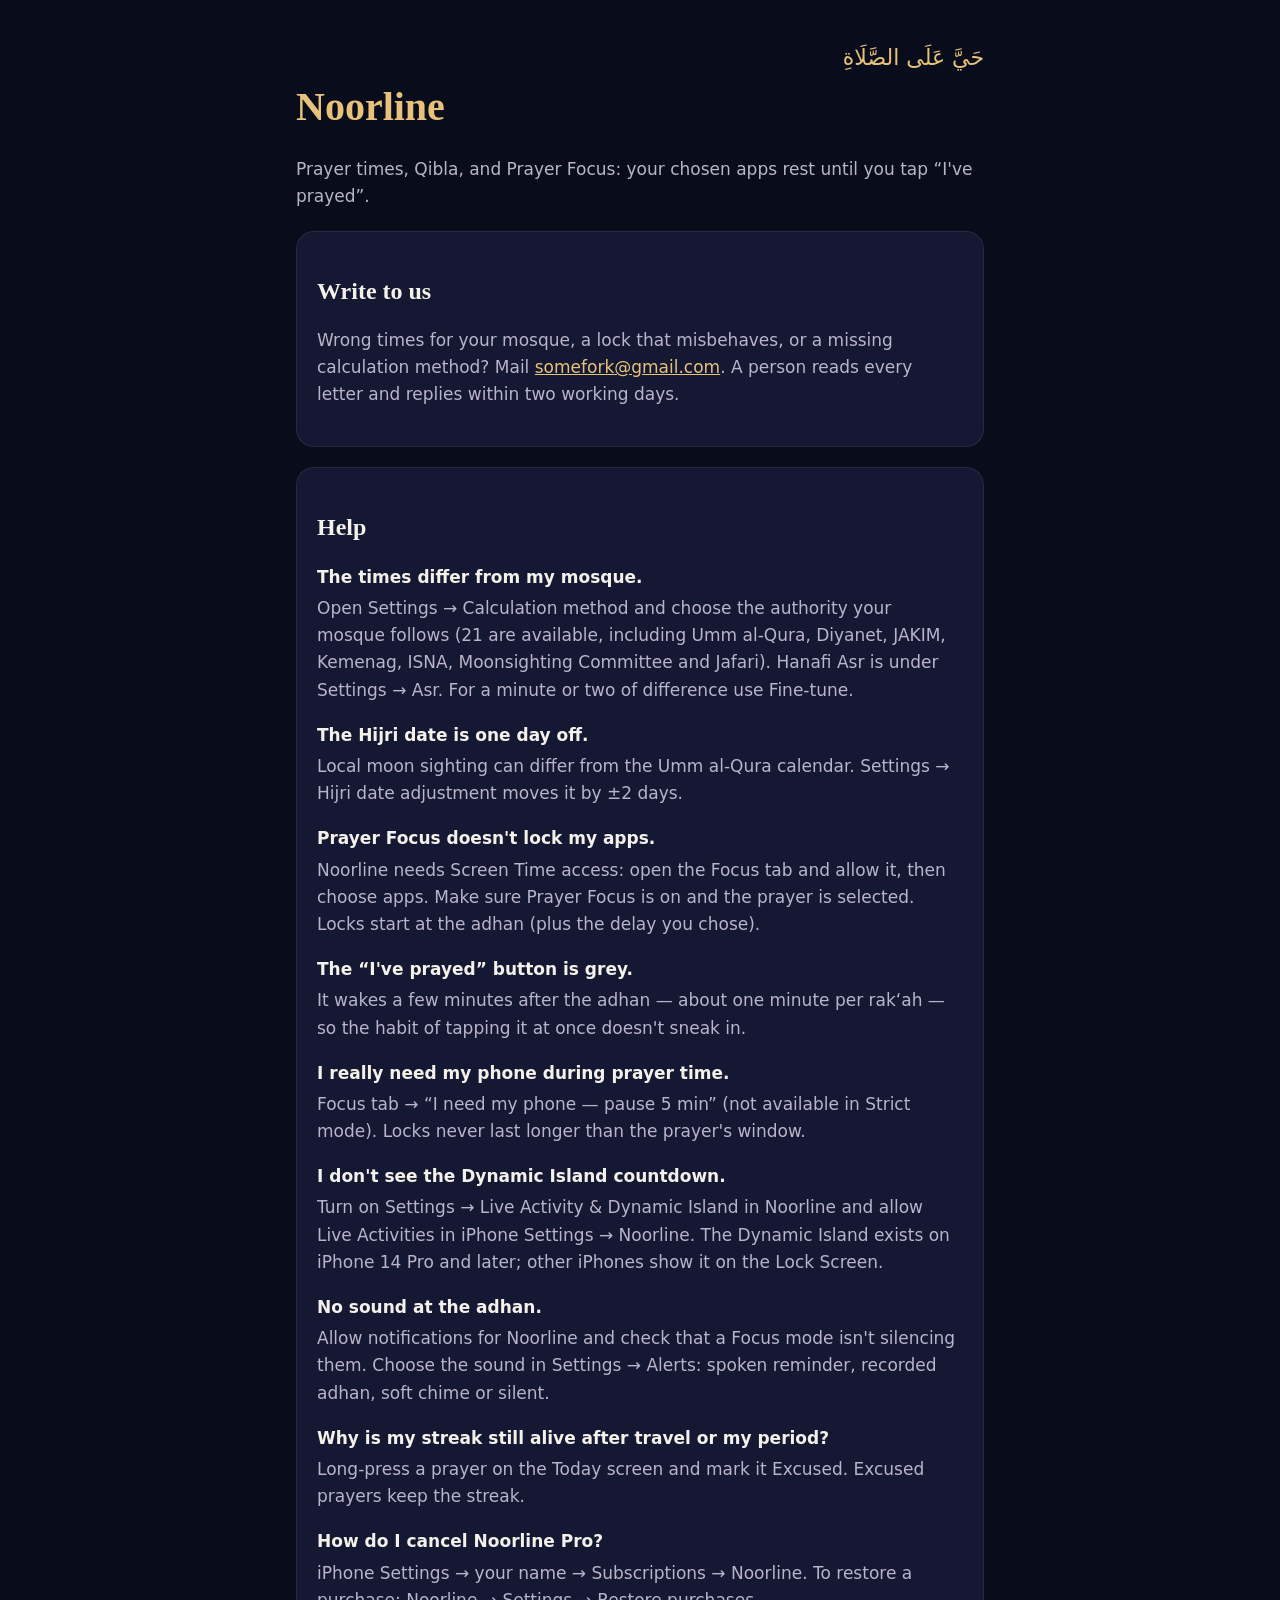
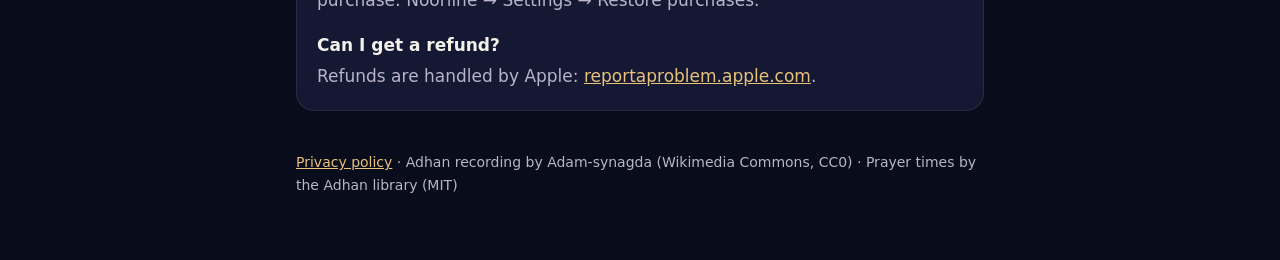
<file: index.html>
<!doctype html>
<html lang="en">
<head>
<meta charset="utf-8">
<meta name="viewport" content="width=device-width,initial-scale=1">
<title>Noorline — help</title>
<link rel="stylesheet" href="style.css">
</head>
<body>
<div class="wrap">
<header>
<p class="ar">حَيَّ عَلَى الصَّلَاةِ</p>
<h1>Noorline</h1>
<p>Prayer times, Qibla, and Prayer Focus: your chosen apps rest until you tap “I've prayed”.</p>
</header>

<section>
<h2>Write to us</h2>
<p>Wrong times for your mosque, a lock that misbehaves, or a missing calculation method? Mail <a href="mailto:somefork@gmail.com?subject=Noorline">somefork@gmail.com</a>. A person reads every letter and replies within two working days.</p>
</section>

<section>
<h2>Help</h2>
<dl>
<dt>The times differ from my mosque.</dt>
<dd>Open Settings → Calculation method and choose the authority your mosque follows (21 are available, including Umm al‑Qura, Diyanet, JAKIM, Kemenag, ISNA, Moonsighting Committee and Jafari). Hanafi Asr is under Settings → Asr. For a minute or two of difference use Fine‑tune.</dd>
<dt>The Hijri date is one day off.</dt>
<dd>Local moon sighting can differ from the Umm al‑Qura calendar. Settings → Hijri date adjustment moves it by ±2 days.</dd>
<dt>Prayer Focus doesn't lock my apps.</dt>
<dd>Noorline needs Screen Time access: open the Focus tab and allow it, then choose apps. Make sure Prayer Focus is on and the prayer is selected. Locks start at the adhan (plus the delay you chose).</dd>
<dt>The “I've prayed” button is grey.</dt>
<dd>It wakes a few minutes after the adhan — about one minute per rak‘ah — so the habit of tapping it at once doesn't sneak in.</dd>
<dt>I really need my phone during prayer time.</dt>
<dd>Focus tab → “I need my phone — pause 5 min” (not available in Strict mode). Locks never last longer than the prayer's window.</dd>
<dt>I don't see the Dynamic Island countdown.</dt>
<dd>Turn on Settings → Live Activity & Dynamic Island in Noorline and allow Live Activities in iPhone Settings → Noorline. The Dynamic Island exists on iPhone 14 Pro and later; other iPhones show it on the Lock Screen.</dd>
<dt>No sound at the adhan.</dt>
<dd>Allow notifications for Noorline and check that a Focus mode isn't silencing them. Choose the sound in Settings → Alerts: spoken reminder, recorded adhan, soft chime or silent.</dd>
<dt>Why is my streak still alive after travel or my period?</dt>
<dd>Long‑press a prayer on the Today screen and mark it Excused. Excused prayers keep the streak.</dd>
<dt>How do I cancel Noorline Pro?</dt>
<dd>iPhone Settings → your name → Subscriptions → Noorline. To restore a purchase: Noorline → Settings → Restore purchases.</dd>
<dt>Can I get a refund?</dt>
<dd>Refunds are handled by Apple: <a href="https://reportaproblem.apple.com">reportaproblem.apple.com</a>.</dd>
</dl>
</section>

<footer><a href="privacy.html">Privacy policy</a> · Adhan recording by Adam‑synagda (Wikimedia Commons, CC0) · Prayer times by the Adhan library (MIT)</footer>
</div>
</body>
</html>
</file>
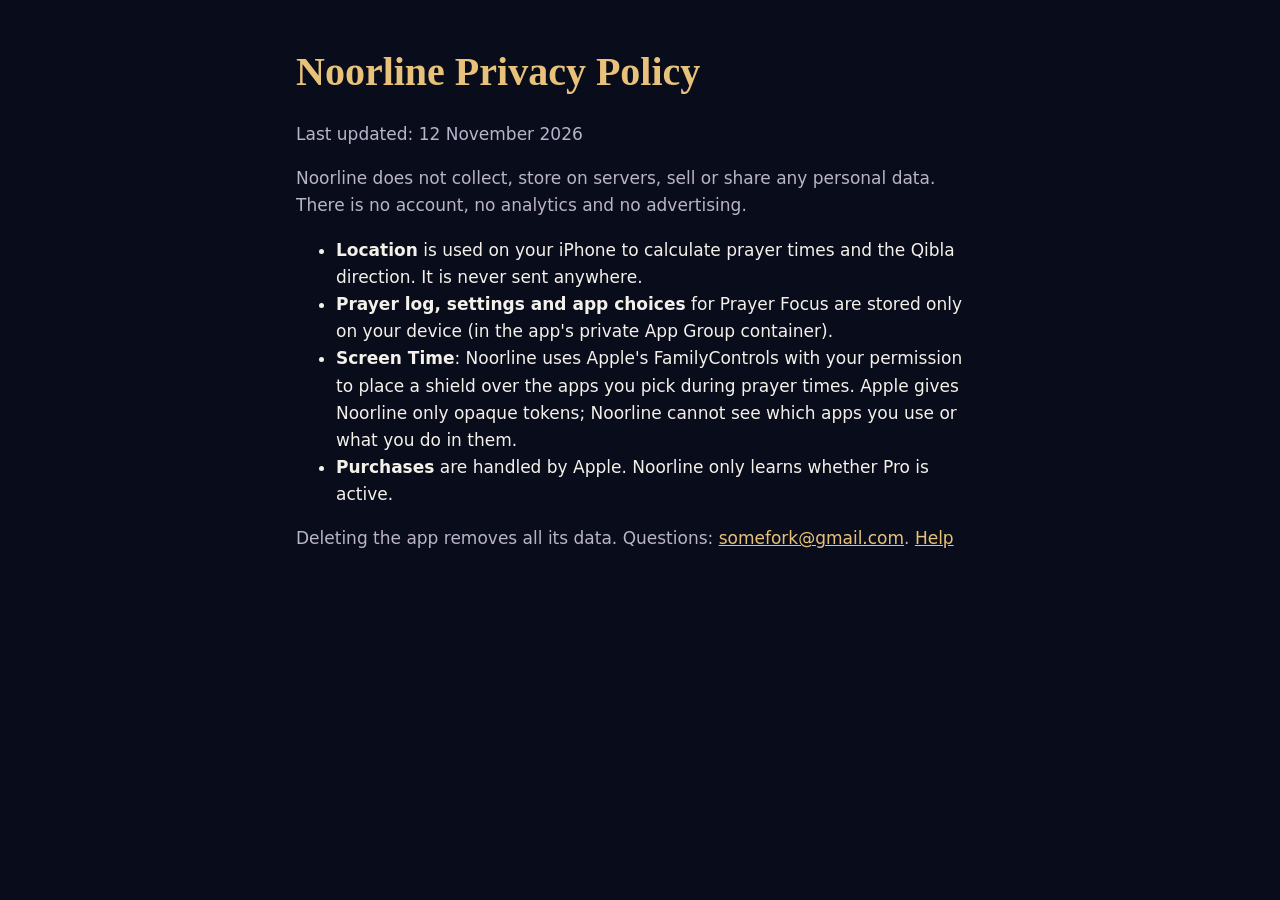
<file: privacy.html>
<!doctype html>
<html lang="en"><head><meta charset="utf-8"><meta name="viewport" content="width=device-width,initial-scale=1">
<title>Noorline — Privacy Policy</title>
<link rel="stylesheet" href="style.css">
</head><body><div class="wrap">
<h1>Noorline Privacy Policy</h1>
<p>Last updated: 12 November 2026</p>
<p>Noorline does not collect, store on servers, sell or share any personal data. There is no account, no analytics and no advertising.</p>
<ul>
<li><b>Location</b> is used on your iPhone to calculate prayer times and the Qibla direction. It is never sent anywhere.</li>
<li><b>Prayer log, settings and app choices</b> for Prayer Focus are stored only on your device (in the app's private App Group container).</li>
<li><b>Screen Time</b>: Noorline uses Apple's FamilyControls with your permission to place a shield over the apps you pick during prayer times. Apple gives Noorline only opaque tokens; Noorline cannot see which apps you use or what you do in them.</li>
<li><b>Purchases</b> are handled by Apple. Noorline only learns whether Pro is active.</li>
</ul>
<p>Deleting the app removes all its data. Questions: <a href="mailto:somefork@gmail.com?subject=Noorline%20privacy">somefork@gmail.com</a>. <a href="index.html">Help</a></p>
</div></body></html>
</file>
<file: style.css>
:root{--bg:#090c1b;--ink:#f4f1ea;--muted:#b9b4c9;--gold:#e8c27a;--card:#141832}
*{box-sizing:border-box}body{margin:0;background:var(--bg);color:var(--ink);font:17px/1.6 -apple-system,system-ui,sans-serif}
.wrap{max-width:720px;margin:0 auto;padding:40px 16px 64px}
h1,h2{font-family:ui-serif,"New York",Georgia,serif;font-weight:600}h1{font-size:40px;margin:0 0 4px;color:var(--gold)}
h2{font-size:24px;margin:36px 0 12px}p,dd{color:var(--muted)}a{color:var(--gold)}
dl{margin:0}dt{font-weight:600;margin-top:18px}dd{margin:4px 0 0}
section{background:var(--card);border:1px solid rgba(255,255,255,.08);border-radius:18px;padding:4px 20px 20px;margin-top:20px}
.ar{direction:rtl;font-size:22px;color:var(--gold);margin:0}footer{margin-top:40px;font-size:14px;color:var(--muted)}
</file>
